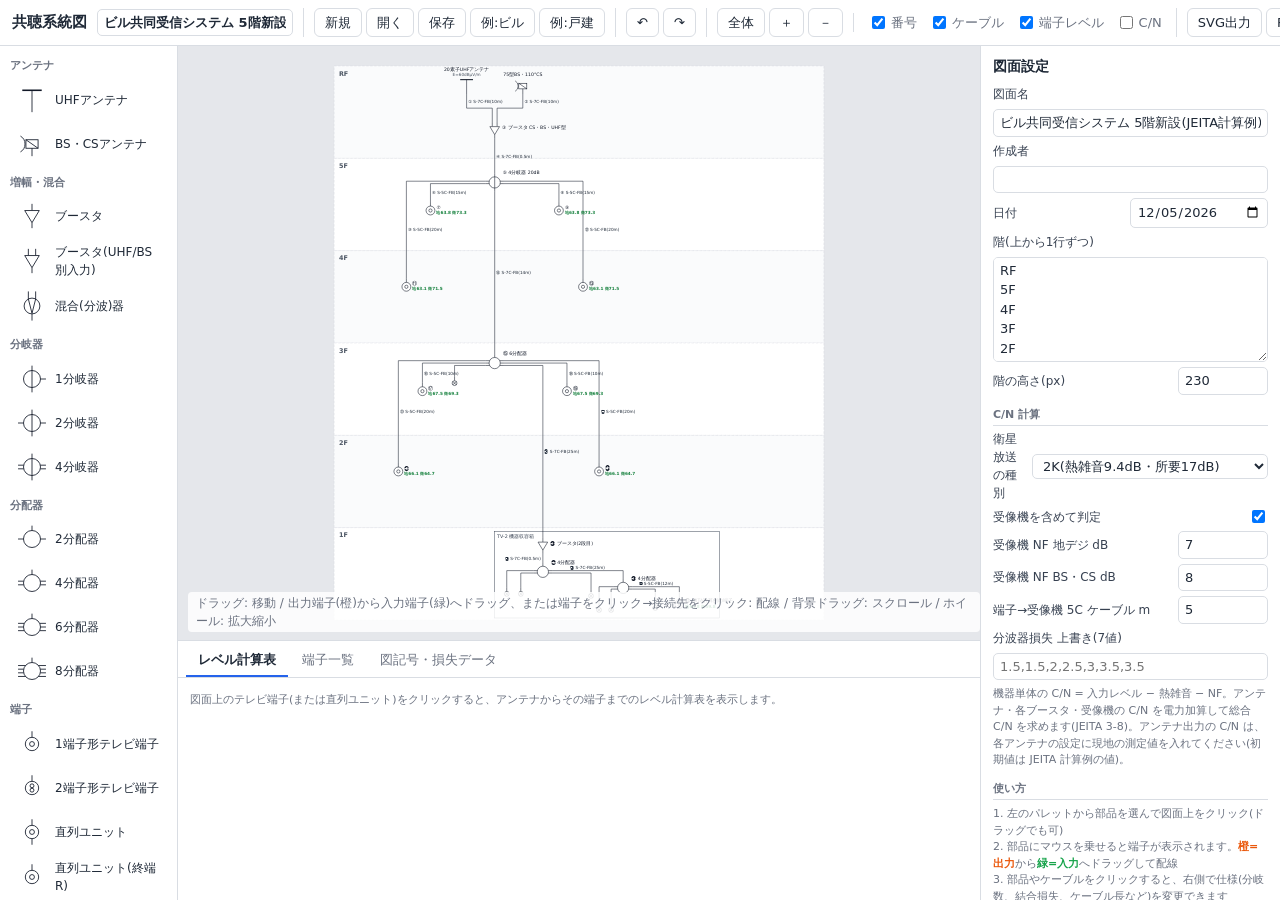
<file: index.html>
<!doctype html>
<html lang="ja">
<head>
<meta charset="utf-8">
<meta name="viewport" content="width=device-width, initial-scale=1, viewport-fit=cover">
<meta name="theme-color" content="#ffffff">
<title>共聴系統図エディタ</title>
<link rel="stylesheet" href="style.css?v=13">
</head>
<body>
<header id="toolbar">
  <button id="menuBtn" class="m-only" aria-label="メニュー" aria-expanded="false">☰</button>
  <div class="brand">共聴系統図</div>
  <input id="docTitle" class="title-input" placeholder="図面名">
  <div class="tb-group collapsible">
    <button data-act="new" title="新規">新規</button>
    <button data-act="open" title="JSONファイルを開く">開く</button>
    <button data-act="save" title="JSONで保存">保存</button>
    <button data-act="sample" title="サンプル: ビル共同受信 5階新設(JEITA 3-7)">例:ビル</button>
    <button data-act="sample2" title="サンプル: ホーム共同受信 C/N計算例(JEITA 3-8)">例:戸建</button>
  </div>
  <div class="tb-group">
    <button data-act="undo" title="元に戻す (Ctrl+Z)">↶</button>
    <button data-act="redo" title="やり直し (Ctrl+Y)">↷</button>
  </div>
  <div class="tb-group">
    <button data-act="fit" title="全体表示">全体</button>
    <button data-act="zoomin" title="拡大">＋</button>
    <button data-act="zoomout" title="縮小">－</button>
  </div>
  <div class="tb-group collapsible">
    <label class="chk"><input type="checkbox" id="showNum" checked>番号</label>
    <label class="chk"><input type="checkbox" id="showCable" checked>ケーブル</label>
    <label class="chk"><input type="checkbox" id="showLvl" checked>端子レベル</label>
    <label class="chk"><input type="checkbox" id="showCN">C/N</label>
  </div>
  <div class="tb-group right collapsible">
    <button data-act="svg">SVG出力</button>
    <button data-act="png">PNG出力</button>
    <button data-act="print">印刷</button>
  </div>
  <input type="file" id="fileInput" accept=".json,application/json" hidden>
</header>

<main id="layout">
  <aside id="palette" aria-label="部品"></aside>

  <section id="center">
    <div id="canvasWrap">
      <svg id="canvas" xmlns="http://www.w3.org/2000/svg">
        <g id="viewport"><g id="world"></g><g id="overlay"></g></g>
      </svg>
      <div id="hint"></div>
      <div id="selbar" hidden>
        <span id="selName"></span>
        <button data-sel="del" class="danger">削除</button>
        <button data-sel="dup">複製</button>
        <button data-sel="props">詳細</button>
        <button data-sel="clear" aria-label="選択解除">✕</button>
      </div>
    </div>
    <div id="bottom">
      <nav class="tabs">
        <button data-tab="calc" class="on">レベル計算表</button>
        <button data-tab="list">端子一覧</button>
        <button data-tab="legend">図記号・損失データ</button>
      </nav>
      <div id="tab-calc" class="tabpane on"></div>
      <div id="tab-list" class="tabpane"></div>
      <div id="tab-legend" class="tabpane"></div>
    </div>
  </section>

  <aside id="side">
    <div id="props"></div>
    <div id="warnings"></div>
  </aside>
</main>

<nav id="mnav" class="m-only" aria-label="パネル切替">
  <button data-sheet="palette"><span class="ico">＋</span>部品</button>
  <button data-sheet="props"><span class="ico">⚙</span>詳細</button>
  <button data-sheet="calc"><span class="ico">▦</span>計算表</button>
  <button data-sheet="check"><span class="ico">!</span>チェック<b id="mBadge"></b></button>
</nav>

<div id="print"></div>

<script src="js/lib.js?v=13"></script>
<script src="js/sample.js?v=13"></script>
<script src="js/app.js?v=13"></script>
</body>
</html>
</file>
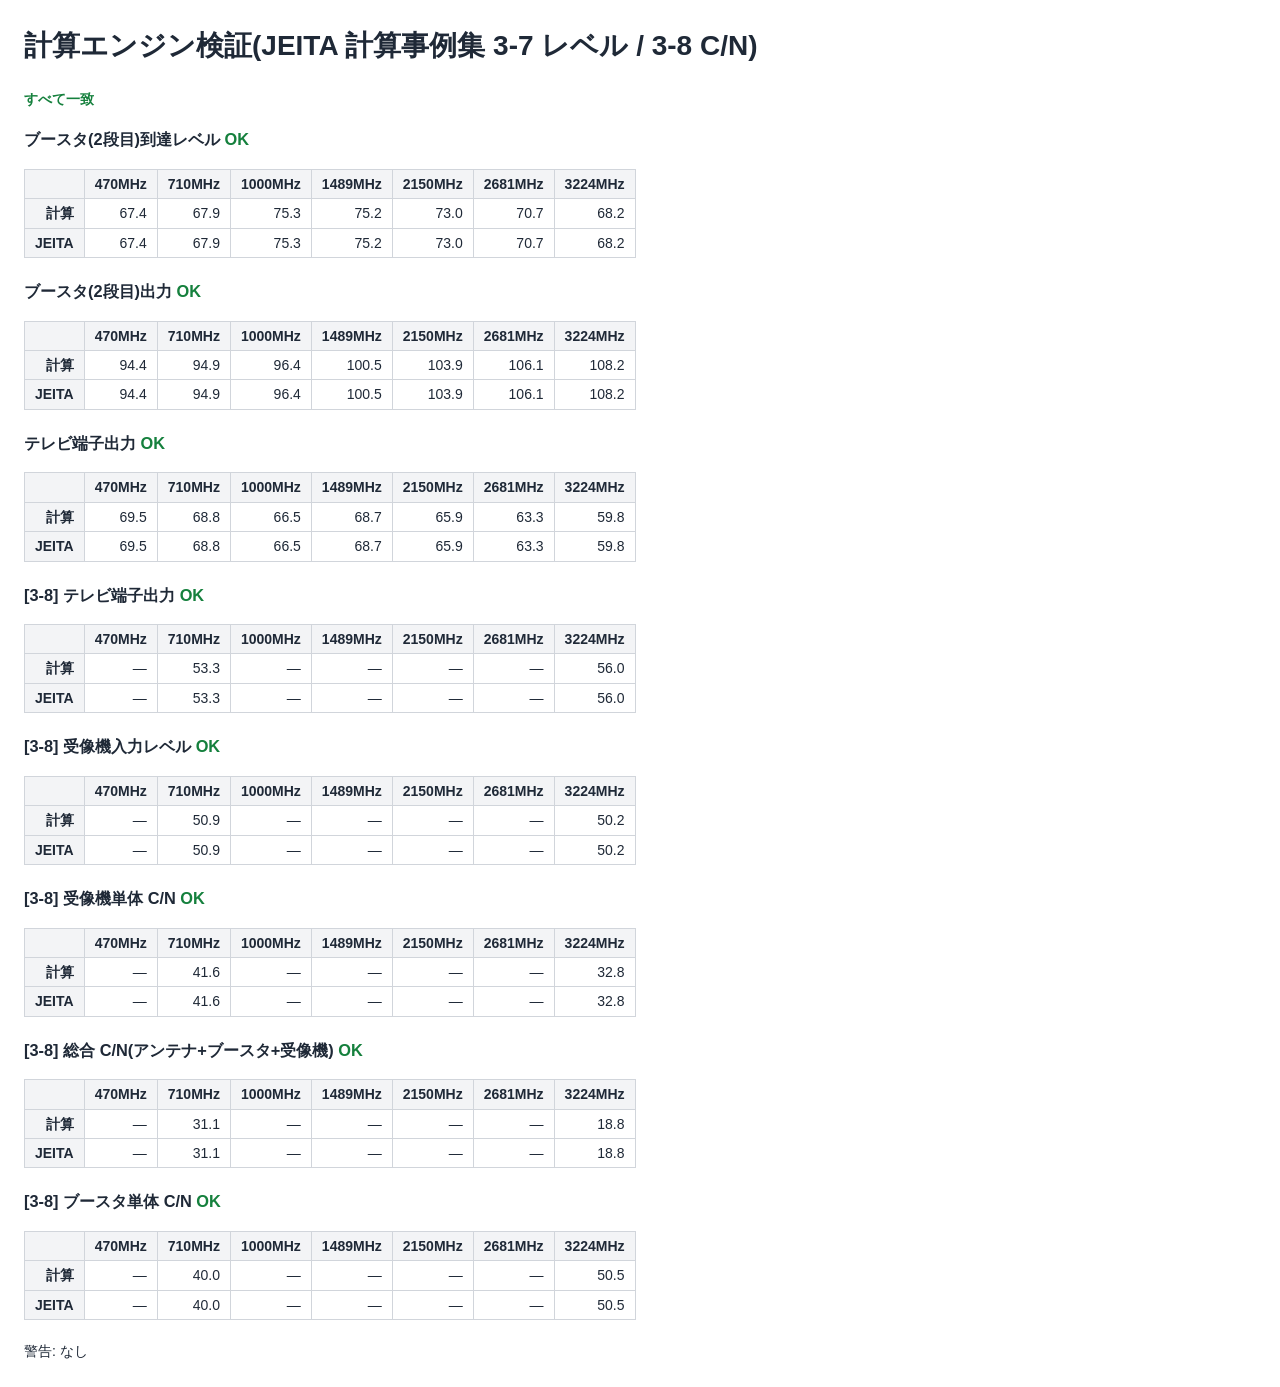
<file: test/verify.html>
<!doctype html>
<html lang="ja">
<head>
<meta charset="utf-8">
<title>計算エンジン検証</title>
<style>
  body { font: 14px/1.6 "Yu Gothic UI", Meiryo, sans-serif; margin: 24px; color: #1f2937; background: #fff; }
  table { border-collapse: collapse; margin: 8px 0 20px; }
  td, th { border: 1px solid #d1d5db; padding: 3px 10px; text-align: right; }
  th { background: #f3f4f6; }
  .ok { color: #15803d; font-weight: 700; } .ng { color: #dc2626; font-weight: 700; }
</style>
</head>
<body>
<h1>計算エンジン検証(JEITA 計算事例集 3-7 レベル / 3-8 C/N)</h1>
<div id="out"></div>
<script src="../js/lib.js"></script>
<script src="../js/sample.js"></script>
<script>
  const m = KZ.sample();
  const r = KZ.compute(m);
  const b2 = m.nodes.find((n) => n.p.label === 'ブースタ(2段目)');
  const e = m.edges.find((x) => x.to.n === b2.id);
  const cases = [
    ['ブースタ(2段目)到達レベル', r.edgeIn[e.id], [67.4, 67.9, 75.3, 75.2, 73.0, 70.7, 68.2]],
    ['ブースタ(2段目)出力', r.out[b2.id].out, [94.4, 94.9, 96.4, 100.5, 103.9, 106.1, 108.2]],
    ['テレビ端子出力', r.term[m.checkNode], [69.5, 68.8, 66.5, 68.7, 65.9, 63.3, 59.8]],
  ];
  // JEITA 3-8 ホーム共同受信 C/N (710MHz と 3224MHz のみ比較、他は null)
  const h = KZ.homeSample();
  const hr = KZ.compute(h);
  const only = (a, b) => [null, a, null, null, null, null, b];
  const pickV = (v) => [null, v[1], null, null, null, null, v[6]];
  cases.push(
    ['[3-8] テレビ端子出力', pickV(hr.term[h.checkNode]), only(53.3, 56.0)],
    ['[3-8] 受像機入力レベル', pickV(hr.cn[h.checkNode].rxLevel), only(50.9, 50.2)],
    ['[3-8] 受像機単体 C/N', pickV(hr.cn[h.checkNode].rxUnit), only(41.6, 32.8)],
    ['[3-8] 総合 C/N(アンテナ+ブースタ+受像機)', pickV(hr.cn[h.checkNode].total), only(31.1, 18.8)],
  );
  const bId = h.nodes.find((n) => n.type === 'booster').id;
  cases.push(['[3-8] ブースタ単体 C/N', pickV(hr.unitCn[bId]), only(40.0, 50.5)]);

  let all = true;
  const html = cases.map(([name, got, exp]) => {
    const g = got.map((x) => (x == null ? null : Math.round(x * 10) / 10));
    const ok = g.every((x, i) => exp[i] == null || Math.abs(x - exp[i]) < 0.05);
    all = all && ok;
    return `<h3>${name} <span class="${ok ? 'ok' : 'ng'}">${ok ? 'OK' : 'NG'}</span></h3>
      <table><tr><th></th>${KZ.FREQS.map((f) => `<th>${f}MHz</th>`).join('')}</tr>
      <tr><th>計算</th>${g.map((x, i) => `<td>${exp[i] == null || x == null ? '—' : x.toFixed(1)}</td>`).join('')}</tr>
      <tr><th>JEITA</th>${exp.map((x) => `<td>${x == null ? '—' : x.toFixed(1)}</td>`).join('')}</tr></table>`;
  }).join('');
  document.getElementById('out').innerHTML =
    `<p class="${all ? 'ok' : 'ng'}">${all ? 'すべて一致' : '不一致あり'}</p>` + html +
    `<p>警告: ${r.warnings.length ? r.warnings.map((w) => w.msg).join(' / ') : 'なし'}</p>`;
  document.title = all ? 'PASS' : 'FAIL';
</script>
</body>
</html>
</file>
<file: style.css>
:root {
  --bg: #f3f4f6;
  --panel: #ffffff;
  --line: #d9dde3;
  --text: #1f2937;
  --muted: #6b7280;
  --accent: #2563eb;
  --accent-soft: #dbeafe;
  --ok: #15803d;
  --ng: #dc2626;
  --warn: #b45309;
  --font: "Yu Gothic UI", "Meiryo", "Hiragino Sans", system-ui, sans-serif;
}
* { box-sizing: border-box; }
html, body { margin: 0; height: 100%; background: var(--bg); color: var(--text); font: 13px/1.5 var(--font); }
button { font: inherit; cursor: pointer; border: 1px solid var(--line); background: #fff; border-radius: 6px; padding: 4px 10px; color: var(--text); }
button:hover { background: #f1f5f9; }
button.danger { color: var(--ng); }
input, select, textarea { font: inherit; border: 1px solid var(--line); border-radius: 5px; padding: 3px 6px; background: #fff; color: var(--text); }
input[type=number] { width: 90px; }

/* toolbar */
#toolbar { height: 46px; display: flex; align-items: center; gap: 10px; padding: 0 12px; background: var(--panel); border-bottom: 1px solid var(--line); overflow-x: auto; white-space: nowrap; }
.brand { font-weight: 700; font-size: 15px; }
.title-input { width: 280px; font-weight: 600; }
.tb-group { display: flex; gap: 4px; align-items: center; padding-left: 10px; border-left: 1px solid var(--line); }
.tb-group.right { margin-left: auto; }
.chk { display: flex; align-items: center; gap: 3px; padding: 0 4px; color: var(--muted); }

/* layout */
#layout { display: grid; grid-template-columns: 178px 1fr 300px; height: calc(100% - 46px); }
#palette { background: var(--panel); border-right: 1px solid var(--line); overflow-y: auto; padding: 8px; }
#side { background: var(--panel); border-left: 1px solid var(--line); overflow-y: auto; }
#center { display: grid; grid-template-rows: 1fr 260px; min-width: 0; min-height: 0; }

/* palette */
.pal-group { margin-bottom: 10px; }
.pal-group h4 { margin: 4px 2px; font-size: 11px; color: var(--muted); font-weight: 600; }
.pal-item { display: flex; align-items: center; gap: 6px; width: 100%; padding: 3px 6px; margin-bottom: 2px; border: 1px solid transparent; background: none; text-align: left; border-radius: 6px; }
.pal-item:hover { background: #f1f5f9; border-color: var(--line); }
.pal-item.armed { background: var(--accent-soft); border-color: var(--accent); }
.pal-item svg { flex: none; }
.pal-item span { font-size: 12px; }

/* canvas */
#canvasWrap { position: relative; overflow: hidden; background: #e5e7eb; }
#canvas { width: 100%; height: 100%; display: block; touch-action: none; user-select: none; }
#canvas.armed { cursor: crosshair; }
#canvas.panning { cursor: grabbing; }
#hint { position: absolute; left: 10px; bottom: 8px; font-size: 12px; color: var(--muted); background: rgba(255,255,255,.85); padding: 2px 8px; border-radius: 4px; pointer-events: none; }

.node { cursor: move; }
.node .hit { fill: transparent; }
.node.sel .sym, .node.sel .boxrect { stroke: var(--accent); }
.node.sel .hit { fill: rgba(37,99,235,.08); }
.node.bad .hit { fill: rgba(220,38,38,.12); }
.node.warn .hit { fill: rgba(217,119,6,.10); }
.port { opacity: 0; cursor: crosshair; }
.port.in { fill: #16a34a; }
.port.out { fill: #ea580c; }
.node:hover .port, #canvas.wiring .port.in { opacity: .9; }
.edge { cursor: pointer; }
.edge .hit { stroke: transparent; stroke-width: 10; fill: none; }
.edge.sel .wire { stroke: var(--accent); stroke-width: 2.2; }
.edge:hover .wire { stroke: #475569; }
.handle { fill: var(--accent); cursor: nwse-resize; }
.boxhit { stroke: transparent; stroke-width: 10; fill: none; cursor: move; }

/* bottom */
#bottom { min-width: 0; background: var(--panel); border-top: 1px solid var(--line); display: flex; flex-direction: column; min-height: 0; }
.tabs { display: flex; gap: 2px; padding: 4px 8px 0; border-bottom: 1px solid var(--line); }
.tabs button { border: none; border-bottom: 2px solid transparent; border-radius: 0; background: none; padding: 5px 12px; color: var(--muted); }
.tabs button.on { color: var(--text); border-bottom-color: var(--accent); font-weight: 600; }
.tabpane { display: none; overflow: auto; padding: 8px 12px; flex: 1; }
.tabpane.on { display: block; }

table.grid { border-collapse: collapse; font-size: 12px; }
table.grid th, table.grid td { border: 1px solid var(--line); padding: 2px 7px; text-align: right; white-space: nowrap; }
table.grid th { background: #f8fafc; font-weight: 600; text-align: center; }
table.grid td.l { text-align: left; }
table.grid td.c { text-align: center; }
table.grid tr.sub td { color: var(--muted); }
table.grid tr.total td { font-weight: 700; background: #f8fafc; }
table.grid tr.clickable { cursor: pointer; }
table.grid tr.clickable:hover td { background: #f1f5f9; }
table.grid tr.selrow td { background: var(--accent-soft); }
.ok { color: var(--ok); }
.ng { color: var(--ng); font-weight: 700; }
.mutedtxt { color: var(--muted); }
.lv { display: block; font-size: 10.5px; color: var(--muted); }

/* side */
#props, #warnings { padding: 10px 12px; }
#warnings { border-top: 1px solid var(--line); }
#side h3 { margin: 0 0 8px; font-size: 14px; }
#side h5 { margin: 12px 0 4px; font-size: 11px; color: var(--muted); border-bottom: 1px solid var(--line); padding-bottom: 2px; }
.field { display: grid; grid-template-columns: 1fr auto; gap: 6px; align-items: center; margin-bottom: 5px; }
.field.wide { grid-template-columns: 1fr; }
.field label { font-size: 12px; color: #374151; }
.field input[type=text], .field textarea, .field.wide input { width: 100%; }
.btnrow { display: flex; gap: 6px; margin-top: 10px; }
.note { font-size: 11px; color: var(--muted); margin: 6px 0; }
.warn-item { padding: 4px 6px; border-radius: 4px; margin-bottom: 3px; font-size: 12px; cursor: pointer; }
.warn-item.err { background: #fef2f2; color: #991b1b; }
.warn-item.warn { background: #fffbeb; color: #92400e; }
.warn-item:hover { filter: brightness(.97); }
.kbd { font-family: ui-monospace, Consolas, monospace; background: #f1f5f9; border: 1px solid var(--line); border-radius: 3px; padding: 0 4px; font-size: 11px; }
.levels { font-size: 11.5px; margin-top: 4px; }

.legend-grid { display: grid; grid-template-columns: repeat(auto-fill, minmax(230px, 1fr)); gap: 6px 16px; margin-bottom: 12px; }
.legend-item { display: flex; align-items: center; gap: 8px; }
.legend-item small { color: var(--muted); display: block; font-size: 11px; }

html, body { overflow: hidden; }

/* responsive */
@media (max-width: 1100px) {
  #layout { grid-template-columns: 60px 1fr 260px; }
  .pal-item span, .pal-group h4 { display: none; }
  .pal-item { justify-content: center; padding: 3px 0; }
  #palette { padding: 6px 4px; }
  .title-input { width: 160px; }
  .brand { display: none; }
  #toolbar { gap: 6px; }
  .tb-group { padding-left: 6px; }
  #toolbar button { padding: 4px 7px; }
}

/* ---------- スマホ (幅760px以下、または高さ520px以下 = 横向きのスマホ) ---------- */
.m-only { display: none; }
#selbar { display: none; }
.coarse .port { pointer-events: none; }
.coarse .node.sel .port, .coarse #canvas.wiring .port.in { pointer-events: auto; opacity: .9; }
.coarse .edge .hit { stroke-width: 18; }
button, .pal-item, #mnav button { touch-action: manipulation; -webkit-tap-highlight-color: transparent; }

@media (max-width: 760px), (max-height: 520px) {
  :root { --nav-h: 58px; --tb-h: 52px; }
  .m-only { display: flex; }
  html, body { font-size: 15px; }
  input, select, textarea { font-size: 16px; min-height: 38px; }   /* iOS の自動ズーム防止 */
  input[type=checkbox] { min-height: 0; width: 22px; height: 22px; }
  input[type=number] { width: 110px; }

  /* ツールバー: ☰ / 図面名 / 元に戻す・全体 */
  #toolbar { height: var(--tb-h); padding: 0 8px; gap: 6px; overflow: visible; position: relative; z-index: 40; }
  #toolbar .collapsible, .brand, [data-act=zoomin], [data-act=zoomout] { display: none; }
  #toolbar button { min-width: 42px; min-height: 40px; padding: 4px 8px; font-size: 16px; }
  #menuBtn { justify-content: center; align-items: center; font-size: 20px; }
  .title-input { flex: 1; min-width: 0; width: auto; }
  .tb-group { border-left: none; padding-left: 0; }
  #toolbar.menu-open { position: fixed; inset: 0 0 auto 0; height: auto; flex-wrap: wrap; padding: 8px; box-shadow: 0 8px 24px rgba(0,0,0,.18); }
  #toolbar.menu-open .collapsible { display: flex; flex-wrap: wrap; width: 100%; gap: 6px; padding: 8px 0 0; border-top: 1px solid var(--line); margin: 0; }
  #toolbar.menu-open .chk { font-size: 15px; padding: 6px 8px; border: 1px solid var(--line); border-radius: 6px; color: var(--text); }

  /* 図面を全画面に */
  #layout { display: block; height: calc(100% - var(--tb-h) - var(--nav-h) - env(safe-area-inset-bottom)); }
  #center { display: block; height: 100%; }
  #canvasWrap { height: 100%; }
  #hint { left: 8px; right: 8px; bottom: 8px; font-size: 12px; text-align: center; }

  /* 選択中の操作バー(図面の上部) */
  #selbar { position: absolute; top: 8px; left: 8px; right: 8px; z-index: 5; display: flex; align-items: center; gap: 6px;
    padding: 6px; background: rgba(255,255,255,.96); border: 1px solid var(--line); border-radius: 12px; box-shadow: 0 4px 14px rgba(0,0,0,.12); }
  #selbar[hidden] { display: none; }
  #selName { flex: 1; min-width: 0; overflow: hidden; text-overflow: ellipsis; white-space: nowrap; font-weight: 600; font-size: 14px; padding-left: 4px; }
  #selbar button { min-height: 40px; padding: 4px 12px; font-size: 15px; }
  #selbar button.danger { border-color: #fca5a5; background: #fef2f2; }
  #selbar button[data-sel=clear] { padding: 4px 10px; }
  .coarse .boxhit { stroke-width: 24; }

  /* 下からのシート */
  #palette, #side, #bottom {
    position: fixed; left: 0; right: 0; bottom: calc(var(--nav-h) + env(safe-area-inset-bottom));
    height: min(60vh, 560px); z-index: 30; display: block; overflow-y: auto;
    background: var(--panel); border: none; border-top: 1px solid var(--line); border-radius: 14px 14px 0 0;
    box-shadow: 0 -8px 24px rgba(0,0,0,.14); transform: translateY(115%); transition: transform .2s ease; visibility: hidden;
  }
  #bottom { display: flex; }
  body.sheet-palette #palette, body.sheet-side #side, body.sheet-bottom #bottom { transform: none; visibility: visible; }

  /* 部品パレット: 大きいタイル */
  #palette { padding: 10px 12px 16px; }
  .pal-group { display: grid; grid-template-columns: repeat(auto-fill, minmax(96px, 1fr)); gap: 6px; margin-bottom: 12px; }
  .pal-group h4 { display: block; grid-column: 1 / -1; font-size: 13px; margin: 2px 0 0; }
  .pal-item { flex-direction: column; justify-content: center; gap: 2px; padding: 8px 4px; margin: 0; border: 1px solid var(--line); min-height: 76px; }
  .pal-item span { display: block; font-size: 12px; text-align: center; line-height: 1.3; }

  /* 詳細・チェック */
  #props, #warnings { padding: 14px 16px; }
  #side h3 { font-size: 17px; }
  #side h5 { font-size: 13px; }
  .field { margin-bottom: 8px; }
  .field label { font-size: 14px; }
  .note { font-size: 13px; }
  .btnrow button { min-height: 42px; flex: 1; font-size: 15px; }
  .warn-item { padding: 10px; font-size: 14px; }
  .levels { font-size: 13px; }

  /* 計算表 */
  .tabs { padding: 6px 8px 0; overflow-x: auto; }
  .tabs button { padding: 10px 12px; font-size: 14px; white-space: nowrap; }
  table.grid { font-size: 13px; }
  table.grid th, table.grid td { padding: 5px 8px; }
  table.grid.stacked { width: 100%; table-layout: fixed; font-size: 12.5px; }
  table.grid.stacked th, table.grid.stacked td { padding: 4px 2px; white-space: normal; }
  table.grid.stacked tr.mlbl td { text-align: left; background: #f8fafc; color: var(--text); font-weight: 600; padding: 5px 6px; border-bottom-style: dashed; }
  table.grid.stacked tr.mlbl.sub td { font-weight: 400; color: var(--muted); }
  table.grid.stacked tr.mlbl.total td { background: #eef2f7; }
  table.grid.stacked .lv { font-size: 10.5px; }

  /* 下部ナビ */
  #mnav { position: fixed; left: 0; right: 0; bottom: 0; height: calc(var(--nav-h) + env(safe-area-inset-bottom));
    padding-bottom: env(safe-area-inset-bottom); background: var(--panel); border-top: 1px solid var(--line); z-index: 35; }
  #mnav button { flex: 1; position: relative; display: flex; flex-direction: column; align-items: center; justify-content: center; gap: 1px;
    border: none; border-radius: 0; background: none; color: var(--muted); font-size: 12px; }
  #mnav .ico { font-size: 19px; line-height: 1.1; }
  #mnav button.on { color: var(--accent); font-weight: 700; }
  #mnav button.has-sel::after { content: ""; position: absolute; top: 8px; right: calc(50% - 22px); width: 8px; height: 8px; border-radius: 50%; background: var(--accent); }
  #mBadge { position: absolute; top: 5px; left: calc(50% + 8px); min-width: 18px; height: 18px; padding: 0 5px; border-radius: 9px;
    background: var(--ng); color: #fff; font-size: 11px; line-height: 18px; }
  #mBadge:empty { display: none; }
}

/* print */
#print { display: none; }
@media print {
  @page { size: A3 landscape; margin: 10mm; }
  body { background: #fff; }
  #toolbar, #layout, #mnav { display: none !important; }
  #print { display: block; }
  #print svg { width: 100%; height: auto; max-height: 180mm; }
  #print table { margin-top: 6mm; }
  #print h2 { font-size: 14px; margin: 6mm 0 2mm; }
}
</file>
